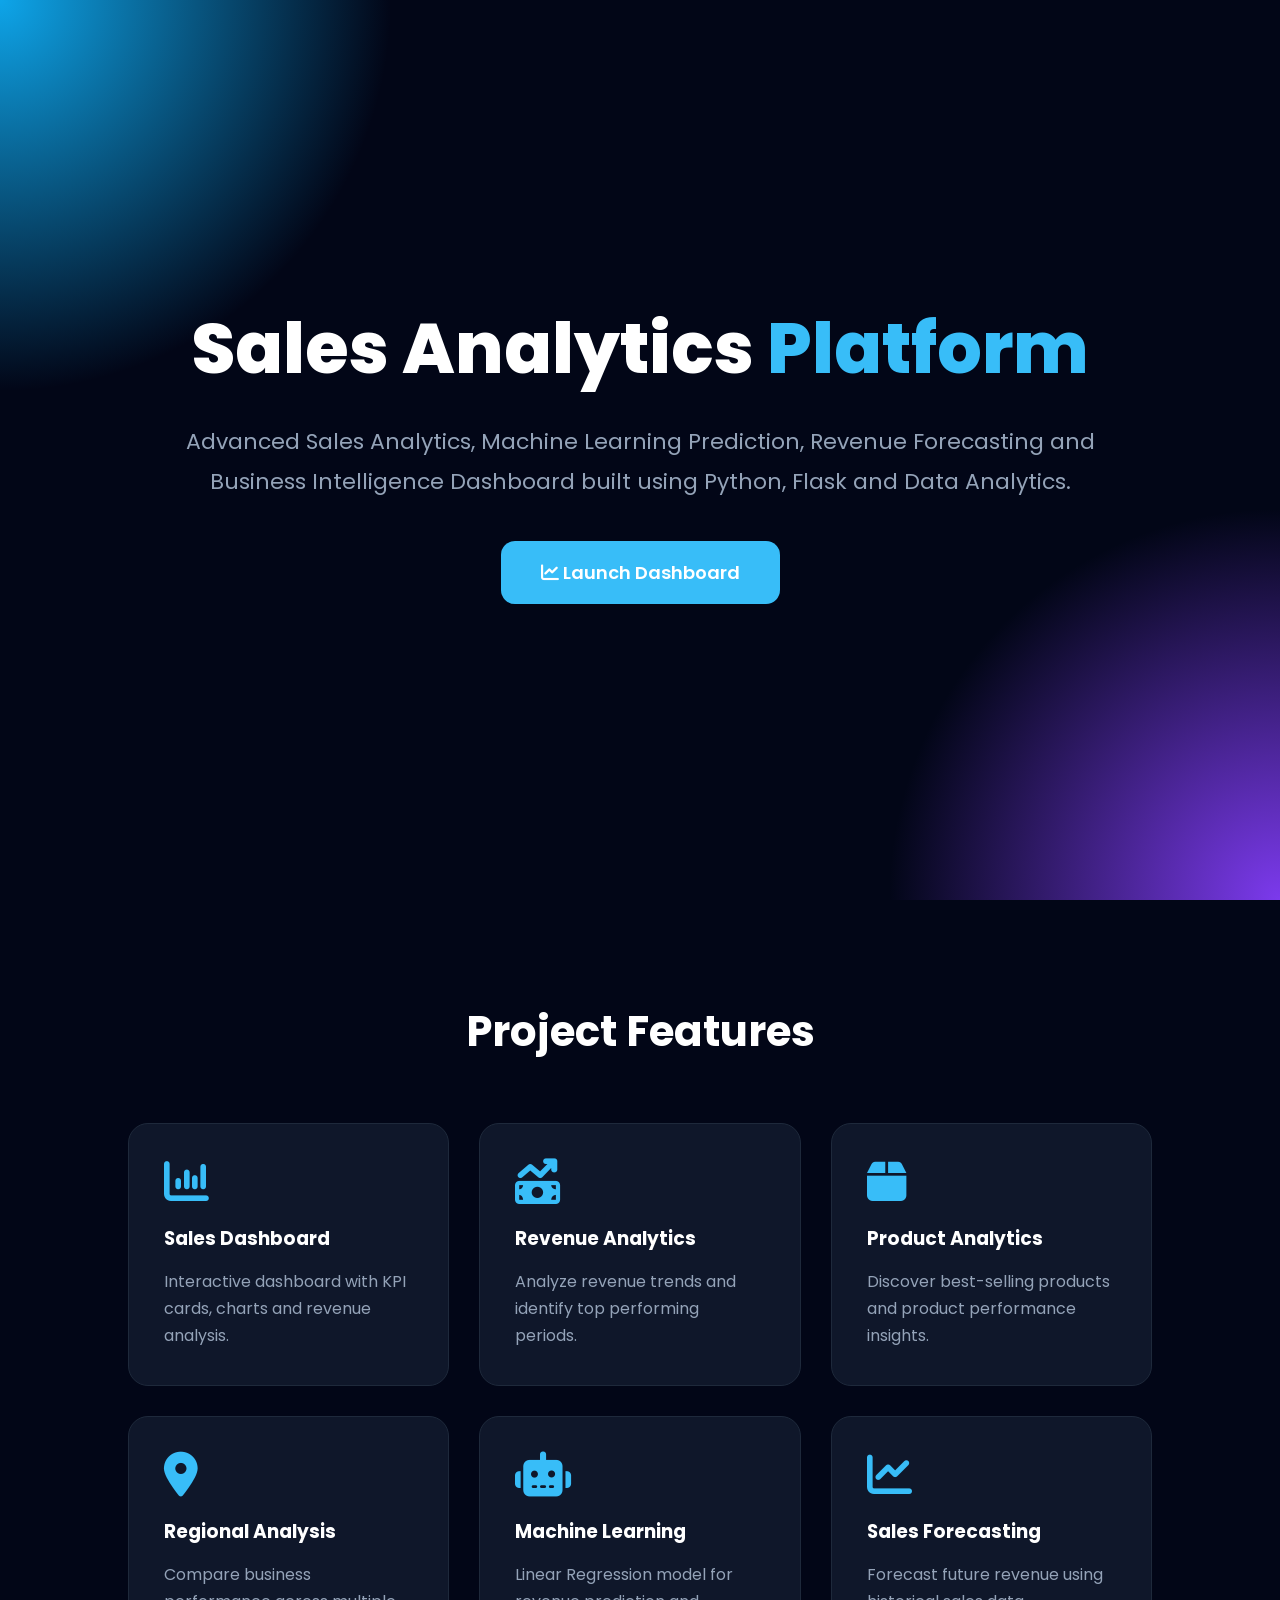
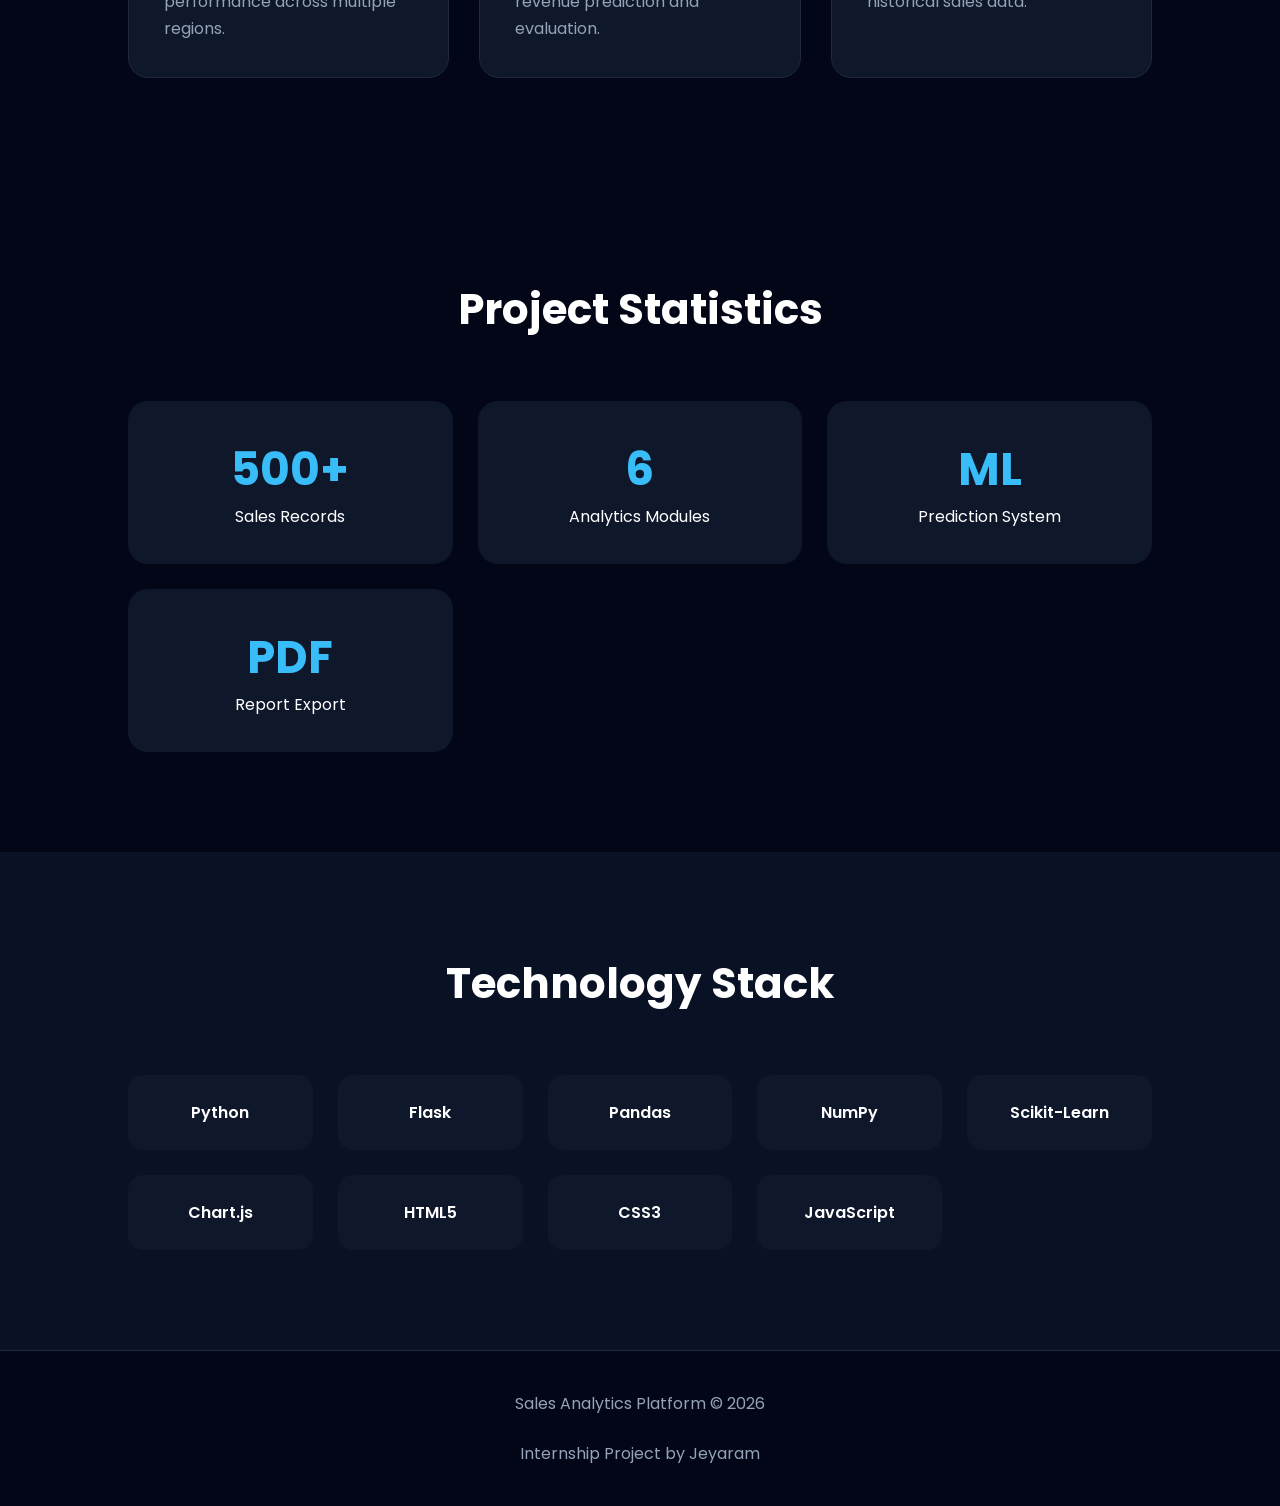
<file: templates/index.html>
<!DOCTYPE html>
<html lang="en">

<head>
    <meta charset="UTF-8">
    <meta name="viewport" content="width=device-width, initial-scale=1.0">
    <title>Sales Analytics Platform</title>

    <link href="https://fonts.googleapis.com/css2?family=Poppins:wght@300;400;500;600;700;800&display=swap" rel="stylesheet">

    <link rel="stylesheet"
          href="https://cdnjs.cloudflare.com/ajax/libs/font-awesome/6.5.2/css/all.min.css">

    <style>

        *{
            margin:0;
            padding:0;
            box-sizing:border-box;
            font-family:'Poppins',sans-serif;
        }

        body{
            background:#020617;
            color:white;
            overflow-x:hidden;
        }

        .hero{
            min-height:100vh;
            display:flex;
            justify-content:center;
            align-items:center;
            text-align:center;
            padding:40px;
            background:
            radial-gradient(circle at top left,#0ea5e9 0%,transparent 25%),
            radial-gradient(circle at bottom right,#7c3aed 0%,transparent 25%),
            #020617;
        }

        .hero-content{
            max-width:1000px;
        }

        .hero h1{
            font-size:70px;
            font-weight:800;
            margin-bottom:20px;
        }

        .hero h1 span{
            color:#38bdf8;
        }

        .hero p{
            font-size:22px;
            color:#94a3b8;
            line-height:1.8;
            margin-bottom:40px;
        }

        .btn{
            display:inline-block;
            padding:18px 40px;
            background:#38bdf8;
            color:white;
            text-decoration:none;
            border-radius:14px;
            font-size:18px;
            font-weight:600;
            transition:.3s;
        }

        .btn:hover{
            transform:translateY(-5px);
            box-shadow:0 0 25px rgba(56,189,248,.5);
        }

        .section-title{
            text-align:center;
            font-size:42px;
            margin-bottom:60px;
        }

        .features{
            padding:100px 10%;
        }

        .feature-grid{
            display:grid;
            grid-template-columns:repeat(auto-fit,minmax(280px,1fr));
            gap:30px;
        }

        .feature-card{
            background:#0f172a;
            border:1px solid #1e293b;
            border-radius:20px;
            padding:35px;
            transition:.3s;
        }

        .feature-card:hover{
            transform:translateY(-10px);
        }

        .feature-card i{
            font-size:45px;
            color:#38bdf8;
            margin-bottom:20px;
        }

        .feature-card h3{
            margin-bottom:15px;
        }

        .feature-card p{
            color:#94a3b8;
            line-height:1.7;
        }

        .tech{
            padding:100px 10%;
            background:#081224;
        }

        .tech-grid{
            display:grid;
            grid-template-columns:repeat(auto-fit,minmax(180px,1fr));
            gap:25px;
        }

        .tech-card{
            background:#0f172a;
            padding:25px;
            text-align:center;
            border-radius:15px;
            font-weight:600;
        }

        .stats{
            padding:100px 10%;
        }

        .stats-grid{
            display:grid;
            grid-template-columns:repeat(auto-fit,minmax(250px,1fr));
            gap:25px;
        }

        .stat-card{
            background:#0f172a;
            border-radius:20px;
            padding:35px;
            text-align:center;
        }

        .stat-card h2{
            color:#38bdf8;
            font-size:45px;
        }

        .footer{
            padding:40px;
            text-align:center;
            color:#94a3b8;
            border-top:1px solid #1e293b;
        }

    </style>

</head>

<body>

<section class="hero">

    <div class="hero-content">

        <h1>Sales Analytics <span>Platform</span></h1>

        <p>
            Advanced Sales Analytics, Machine Learning Prediction,
            Revenue Forecasting and Business Intelligence Dashboard
            built using Python, Flask and Data Analytics.
        </p>

        <a href="/login" class="btn">
            <i class="fa-solid fa-chart-line"></i>
            Launch Dashboard
        </a>

    </div>

</section>

<section class="features">

    <h2 class="section-title">
        Project Features
    </h2>

    <div class="feature-grid">

        <div class="feature-card">
            <i class="fa-solid fa-chart-column"></i>
            <h3>Sales Dashboard</h3>
            <p>
                Interactive dashboard with KPI cards,
                charts and revenue analysis.
            </p>
        </div>

        <div class="feature-card">
            <i class="fa-solid fa-money-bill-trend-up"></i>
            <h3>Revenue Analytics</h3>
            <p>
                Analyze revenue trends and
                identify top performing periods.
            </p>
        </div>

        <div class="feature-card">
            <i class="fa-solid fa-box"></i>
            <h3>Product Analytics</h3>
            <p>
                Discover best-selling products and
                product performance insights.
            </p>
        </div>

        <div class="feature-card">
            <i class="fa-solid fa-location-dot"></i>
            <h3>Regional Analysis</h3>
            <p>
                Compare business performance
                across multiple regions.
            </p>
        </div>

        <div class="feature-card">
            <i class="fa-solid fa-robot"></i>
            <h3>Machine Learning</h3>
            <p>
                Linear Regression model for
                revenue prediction and evaluation.
            </p>
        </div>

        <div class="feature-card">
            <i class="fa-solid fa-chart-line"></i>
            <h3>Sales Forecasting</h3>
            <p>
                Forecast future revenue using
                historical sales data.
            </p>
        </div>

    </div>

</section>

<section class="stats">

    <h2 class="section-title">
        Project Statistics
    </h2>

    <div class="stats-grid">

        <div class="stat-card">
            <h2>500+</h2>
            <p>Sales Records</p>
        </div>

        <div class="stat-card">
            <h2>6</h2>
            <p>Analytics Modules</p>
        </div>

        <div class="stat-card">
            <h2>ML</h2>
            <p>Prediction System</p>
        </div>

        <div class="stat-card">
            <h2>PDF</h2>
            <p>Report Export</p>
        </div>

    </div>

</section>

<section class="tech">

    <h2 class="section-title">
        Technology Stack
    </h2>

    <div class="tech-grid">

        <div class="tech-card">Python</div>
        <div class="tech-card">Flask</div>
        <div class="tech-card">Pandas</div>
        <div class="tech-card">NumPy</div>
        <div class="tech-card">Scikit-Learn</div>
        <div class="tech-card">Chart.js</div>
        <div class="tech-card">HTML5</div>
        <div class="tech-card">CSS3</div>
        <div class="tech-card">JavaScript</div>

    </div>

</section>

<footer class="footer">

    Sales Analytics Platform © 2026

    <br><br>

    Internship Project by Jeyaram

</footer>

</body>
</html>
</file>
